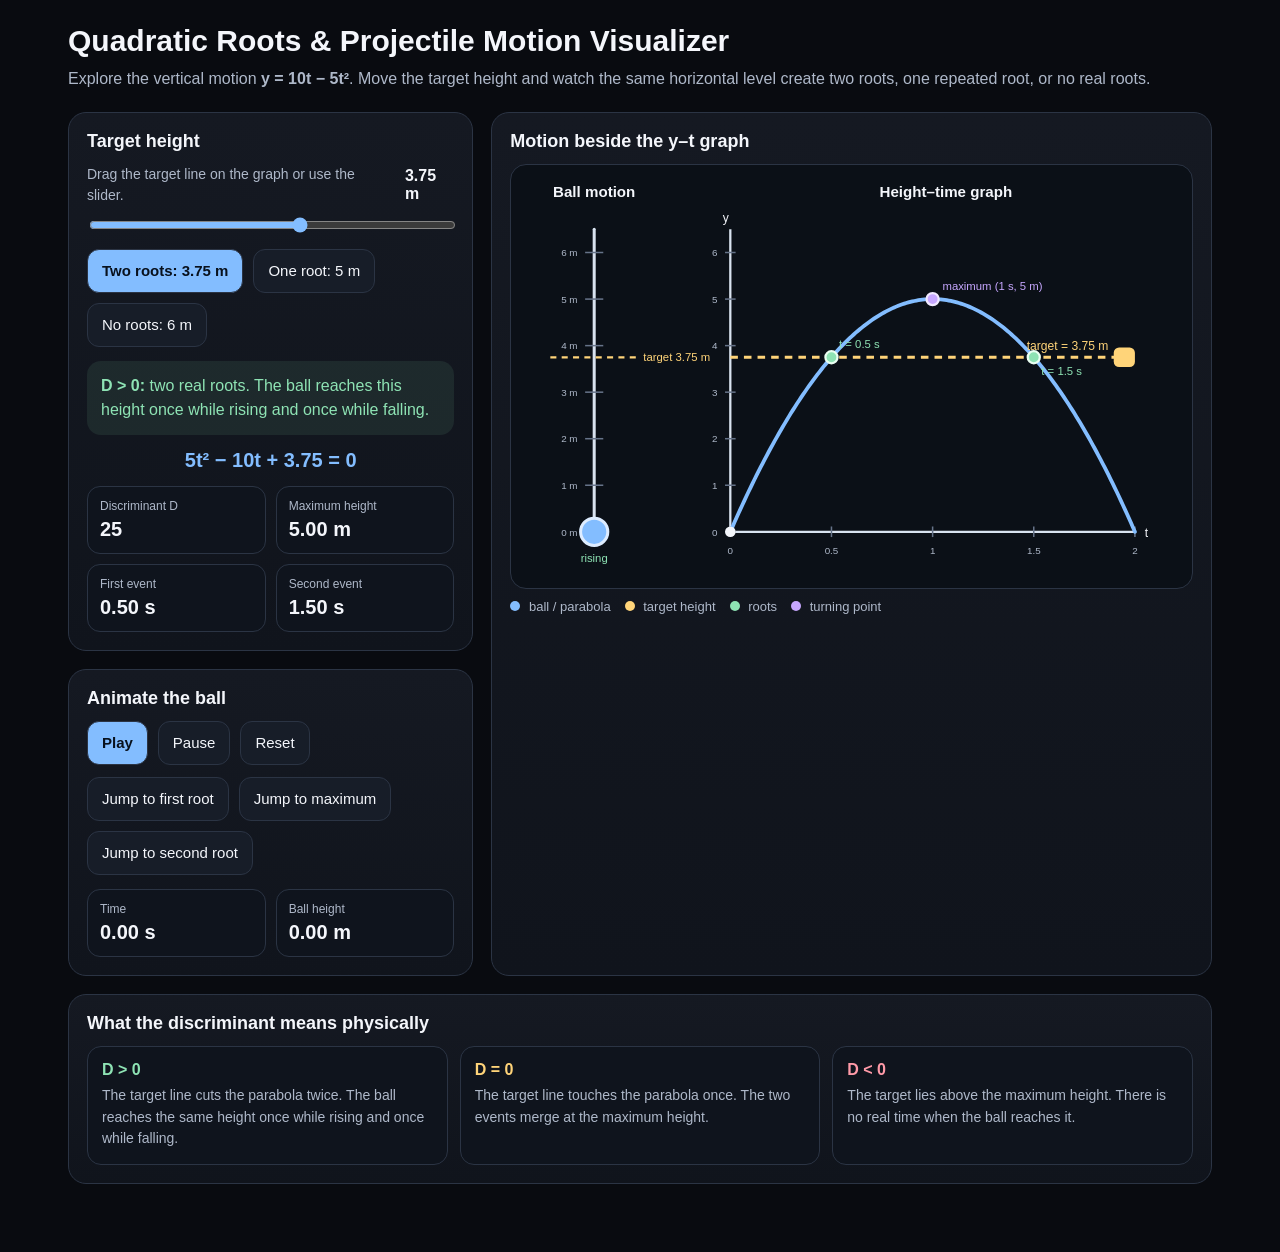
<file: index.html>
<!DOCTYPE html>
<html lang="en">
<head>
<meta charset="UTF-8">
<meta name="viewport" content="width=device-width, initial-scale=1.0">

<title>Quadratic Roots & Projectile Motion Visualizer</title>

<style>

:root {
  --bg: #090b10;
  --panel: #151922;
  --panel2: #10141c;
  --border: #2b3444;

  --text: #f4f6fb;
  --muted: #aeb8c9;

  --blue: #83bdff;
  --green: #8ee3b4;
  --red: #ff9aa8;
  --yellow: #ffd479;
  --purple: #c7a7ff;
}

* {
  box-sizing: border-box;
}

body {
  margin: 0;
  background: var(--bg);
  color: var(--text);

  font-family:
    -apple-system,
    BlinkMacSystemFont,
    "Segoe UI",
    Arial,
    sans-serif;
}

.page {
  max-width: 1180px;
  margin: auto;
  padding: 24px 18px 50px;
}

h1 {
  margin: 0 0 8px;
  font-size: 30px;
}

.subtitle {
  color: var(--muted);
  line-height: 1.6;
  margin-bottom: 20px;
}

.card {
  background:
    linear-gradient(
      180deg,
      var(--panel),
      var(--panel2)
    );

  border: 1px solid var(--border);
  border-radius: 18px;

  padding: 18px;
  margin-bottom: 18px;
}

.grid {
  display: grid;
  grid-template-columns: 0.72fr 1.28fr;
  gap: 18px;
}

.sectionTitle {
  font-weight: 700;
  font-size: 18px;
  margin-bottom: 12px;
}

.controls {
  display: flex;
  flex-wrap: wrap;
  gap: 10px;
}

button {
  background: #171d28;
  color: var(--text);

  border: 1px solid var(--border);

  border-radius: 12px;

  padding: 11px 14px;

  min-height: 44px;

  cursor: pointer;

  font-size: 15px;
}

button:hover {
  filter: brightness(1.08);
}

button.primary {
  background: var(--blue);
  color: #08111d;
  font-weight: 700;
}

button.active {
  background: var(--blue);
  color: #08111d;
  font-weight: 700;
}

button:disabled {
  opacity: 0.4;
  cursor: not-allowed;
}

.sliderRow {
  margin-top: 14px;
}

.sliderTop {
  display: flex;
  justify-content: space-between;
  gap: 12px;

  align-items: center;

  margin-bottom: 8px;
}

input[type="range"] {
  width: 100%;
  accent-color: var(--blue);
}

.status {
  border-radius: 14px;

  padding: 13px 14px;

  min-height: 58px;

  margin-top: 14px;

  line-height: 1.5;
}

.status.two {
  background: rgba(142, 227, 180, 0.09);
  color: var(--green);
}

.status.one {
  background: rgba(255, 212, 121, 0.09);
  color: var(--yellow);
}

.status.none {
  background: rgba(255, 154, 168, 0.09);
  color: var(--red);
}

.mathLine {
  margin-top: 14px;

  text-align: center;

  font-size: 20px;
  font-weight: 700;

  color: var(--blue);
}

.metricGrid {
  display: grid;

  grid-template-columns:
    repeat(2, minmax(0, 1fr));

  gap: 10px;

  margin-top: 14px;
}

.metric {
  background: #0f141d;

  border: 1px solid var(--border);

  border-radius: 13px;

  padding: 12px;
}

.metricLabel {
  color: var(--muted);
  font-size: 12px;
  margin-bottom: 5px;
}

.metricValue {
  font-size: 20px;
  font-weight: 750;
}

.small {
  color: var(--muted);
  font-size: 14px;
  line-height: 1.55;
}

.eventButtons {
  display: flex;
  flex-wrap: wrap;
  gap: 10px;

  margin-top: 12px;
}

svg {
  width: 100%;
  height: auto;

  display: block;

  background: #0b1017;

  border: 1px solid var(--border);
  border-radius: 16px;

  touch-action: pan-x pan-y;
}

.legend {
  display: flex;
  flex-wrap: wrap;

  gap: 14px;

  margin-top: 10px;

  color: var(--muted);
  font-size: 13px;
}

.dot {
  width: 10px;
  height: 10px;

  border-radius: 50%;

  display: inline-block;

  margin-right: 5px;
}

.explainGrid {
  display: grid;

  grid-template-columns:
    repeat(3, 1fr);

  gap: 12px;
}

.explainBox {
  background: #0f141d;

  border: 1px solid var(--border);

  border-radius: 14px;

  padding: 14px;
}

.explainBox strong {
  display: block;
  margin-bottom: 6px;
}

@media (max-width: 900px) {

  .grid {
    grid-template-columns: 1fr;
  }

  .explainGrid {
    grid-template-columns: 1fr;
  }
}

@media (max-width: 560px) {

  .page {
    padding: 16px 10px 36px;
  }

  h1 {
    font-size: 24px;
  }

  .metricGrid {
    grid-template-columns: 1fr;
  }

  .controls button,
  .eventButtons button {
    flex: 1 1 140px;
  }
}

</style>
</head>

<body>

<div class="page">

<h1>
Quadratic Roots & Projectile Motion Visualizer
</h1>

<div class="subtitle">

Explore the vertical motion

<strong>y = 10t − 5t²</strong>.

Move the target height and watch the same horizontal level create
two roots, one repeated root, or no real roots.

</div>


<div class="grid">

<!-- LEFT SIDE -->

<div>


<div class="card">

<div class="sectionTitle">
Target height
</div>

<div class="sliderTop">

<span class="small">
Drag the target line on the graph or use the slider.
</span>

<strong id="targetReadout">
3.75 m
</strong>

</div>


<input
id="heightSlider"
type="range"
min="0"
max="6.5"
step="0.05"
value="3.75"
/>


<div
class="controls"
style="margin-top: 12px;"
>

<button
type="button"
data-height="3.75"
class="active"
>
Two roots: 3.75 m
</button>

<button
type="button"
data-height="5"
>
One root: 5 m
</button>

<button
type="button"
data-height="6"
>
No roots: 6 m
</button>

</div>


<div
id="rootStatus"
class="status two">
</div>


<div
id="equationLine"
class="mathLine">
</div>


<div class="metricGrid">

<div class="metric">

<div class="metricLabel">
Discriminant D
</div>

<div
id="discValue"
class="metricValue">
25
</div>

</div>


<div class="metric">

<div class="metricLabel">
Maximum height
</div>

<div class="metricValue">
5.00 m
</div>

</div>


<div class="metric">

<div class="metricLabel">
First event
</div>

<div
id="root1Value"
class="metricValue">
0.50 s
</div>

</div>


<div class="metric">

<div class="metricLabel">
Second event
</div>

<div
id="root2Value"
class="metricValue">
1.50 s
</div>

</div>

</div>

</div>



<div class="card">

<div class="sectionTitle">
Animate the ball
</div>


<div class="controls">

<button
id="playBtn"
type="button"
class="primary"
>
Play
</button>

<button
id="pauseBtn"
type="button"
>
Pause
</button>

<button
id="resetBtn"
type="button"
>
Reset
</button>

</div>


<div class="eventButtons">

<button
id="jumpFirst"
type="button"
>
Jump to first root
</button>

<button
id="jumpVertex"
type="button"
>
Jump to maximum
</button>

<button
id="jumpSecond"
type="button"
>
Jump to second root
</button>

</div>


<div class="metricGrid">

<div class="metric">

<div class="metricLabel">
Time
</div>

<div
id="timeValue"
class="metricValue"
>
0.00 s
</div>

</div>


<div class="metric">

<div class="metricLabel">
Ball height
</div>

<div
id="ballHeightValue"
class="metricValue"
>
0.00 m
</div>

</div>

</div>

</div>


</div>


<!-- RIGHT SIDE -->

<div class="card">

<div class="sectionTitle">
Motion beside the y–t graph
</div>


<svg
id="viz"
viewBox="0 0 900 560"
aria-label="Projectile motion and height-time graph"
>

<!-- SECTION TITLES -->

<text
x="110"
y="42"
text-anchor="middle"
fill="#f4f6fb"
font-size="20"
font-weight="700"
>
Ball motion
</text>


<text
x="575"
y="42"
text-anchor="middle"
fill="#f4f6fb"
font-size="20"
font-weight="700"
>
Height–time graph
</text>



<!-- ======================
     BALL MOTION
====================== -->

<line
x1="110"
y1="485"
x2="110"
y2="85"
stroke="#d9e3f0"
stroke-width="4"
stroke-linecap="round"
/>


<g id="motionTicks"></g>


<line
id="physicalTarget"
x1="52"
y1="255"
x2="168"
y2="255"
stroke="#ffd479"
stroke-width="3"
stroke-dasharray="8 7"
/>


<text
id="physicalTargetLabel"
x="175"
y="260"
fill="#ffd479"
font-size="15"
>
target
</text>


<circle
id="ball"
cx="110"
cy="485"
r="18"
fill="#83bdff"
stroke="#ddecff"
stroke-width="4"
/>


<text
id="motionDirection"
x="110"
y="525"
text-anchor="middle"
fill="#8ee3b4"
font-size="15"
>
rising
</text>



<!-- ======================
     GRAPH AXES
====================== -->

<line
x1="290"
y1="485"
x2="825"
y2="485"
stroke="#d9e3f0"
stroke-width="3"
/>


<line
x1="290"
y1="485"
x2="290"
y2="85"
stroke="#d9e3f0"
stroke-width="3"
/>


<text
x="838"
y="492"
fill="#f4f6fb"
font-size="16"
>
t
</text>


<text
x="280"
y="76"
fill="#f4f6fb"
font-size="16"
>
y
</text>


<g id="graphTicks"></g>



<!-- PARABOLA -->

<path
id="parabola"
fill="none"
stroke="#83bdff"
stroke-width="5"
stroke-linecap="round"
/>



<!-- TARGET LINE -->

<g
id="targetGroup"
style="cursor: ns-resize;"
>

<line
id="targetLine"
x1="290"
y1="255"
x2="825"
y2="255"
stroke="#ffd479"
stroke-width="4"
stroke-dasharray="10 8"
/>


<rect
id="targetHandle"
x="797"
y="242"
width="28"
height="26"
rx="7"
fill="#ffd479"
/>


<text
id="targetGraphLabel"
x="790"
y="238"
text-anchor="end"
fill="#ffd479"
font-size="16"
>
target
</text>

</g>



<!-- ROOT DOTS -->

<circle
id="root1Dot"
r="8"
fill="#8ee3b4"
stroke="#eafff2"
stroke-width="3"
/>


<circle
id="root2Dot"
r="8"
fill="#8ee3b4"
stroke="#eafff2"
stroke-width="3"
/>


<text
id="root1Label"
fill="#8ee3b4"
font-size="15"
>
</text>


<text
id="root2Label"
fill="#8ee3b4"
font-size="15"
>
</text>



<!-- VERTEX -->

<circle
id="vertexDot"
r="8"
fill="#c7a7ff"
stroke="#f1e9ff"
stroke-width="3"
/>


<text
id="vertexLabel"
fill="#c7a7ff"
font-size="15"
>
maximum (1 s, 5 m)
</text>



<!-- MOVING POINT -->

<line
id="timeGuide"
stroke="#7f8ca2"
stroke-width="2"
stroke-dasharray="6 6"
/>


<circle
id="graphBall"
r="7"
fill="#f4f6fb"
/>

</svg>


<div class="legend">

<span>

<span
class="dot"
style="background: var(--blue);"
></span>

ball / parabola

</span>


<span>

<span
class="dot"
style="background: var(--yellow);"
></span>

target height

</span>


<span>

<span
class="dot"
style="background: var(--green);"
></span>

roots

</span>


<span>

<span
class="dot"
style="background: var(--purple);"
></span>

turning point

</span>

</div>

</div>

</div>



<div class="card">

<div class="sectionTitle">
What the discriminant means physically
</div>


<div class="explainGrid">


<div class="explainBox">

<strong
style="color: var(--green);"
>
D &gt; 0
</strong>

<div class="small">

The target line cuts the parabola twice.

The ball reaches the same height once while rising
and once while falling.

</div>

</div>



<div class="explainBox">

<strong
style="color: var(--yellow);"
>
D = 0
</strong>

<div class="small">

The target line touches the parabola once.

The two events merge at the maximum height.

</div>

</div>



<div class="explainBox">

<strong
style="color: var(--red);"
>
D &lt; 0
</strong>

<div class="small">

The target lies above the maximum height.

There is no real time when the ball reaches it.

</div>

</div>


</div>

</div>


</div>



<script>

(() => {


// ==========================
// ELEMENTS
// ==========================

const slider =
  document.getElementById("heightSlider");

const targetReadout =
  document.getElementById("targetReadout");

const rootStatus =
  document.getElementById("rootStatus");

const equationLine =
  document.getElementById("equationLine");

const discValue =
  document.getElementById("discValue");

const root1Value =
  document.getElementById("root1Value");

const root2Value =
  document.getElementById("root2Value");

const timeValue =
  document.getElementById("timeValue");

const ballHeightValue =
  document.getElementById("ballHeightValue");


const playBtn =
  document.getElementById("playBtn");

const pauseBtn =
  document.getElementById("pauseBtn");

const resetBtn =
  document.getElementById("resetBtn");

const jumpFirst =
  document.getElementById("jumpFirst");

const jumpVertex =
  document.getElementById("jumpVertex");

const jumpSecond =
  document.getElementById("jumpSecond");


const presetButtons =
  Array.from(
    document.querySelectorAll("[data-height]")
  );


const svg =
  document.getElementById("viz");


const ball =
  document.getElementById("ball");

const graphBall =
  document.getElementById("graphBall");

const timeGuide =
  document.getElementById("timeGuide");


const targetLine =
  document.getElementById("targetLine");

const targetHandle =
  document.getElementById("targetHandle");

const targetGroup =
  document.getElementById("targetGroup");

const targetGraphLabel =
  document.getElementById("targetGraphLabel");


const physicalTarget =
  document.getElementById("physicalTarget");

const physicalTargetLabel =
  document.getElementById("physicalTargetLabel");


const root1Dot =
  document.getElementById("root1Dot");

const root2Dot =
  document.getElementById("root2Dot");

const root1Label =
  document.getElementById("root1Label");

const root2Label =
  document.getElementById("root2Label");


const vertexDot =
  document.getElementById("vertexDot");

const vertexLabel =
  document.getElementById("vertexLabel");


const parabola =
  document.getElementById("parabola");

const motionDirection =
  document.getElementById("motionDirection");



// ==========================
// CONSTANTS
// ==========================

const GX0 = 290;
const GX1 = 825;

const GY0 = 485;
const GY1 = 85;

const TMAX = 2;
const YMAX = 6.5;

const MOTION_X = 110;

const MOTION_BOTTOM = 485;
const MOTION_TOP = 85;



// ==========================
// STATE
// ==========================

const state = {

  targetHeight: 3.75,

  time: 0,

  roots: [],

  running: false,

  previousTimestamp: null,

  dragging: false

};



// ==========================
// PHYSICS
// ==========================

function heightAt(t) {

  return 10 * t - 5 * t * t;

}


function velocityAt(t) {

  return 10 - 10 * t;

}



// ==========================
// GRAPH COORDINATES
// ==========================

function graphX(t) {

  return GX0 + (t / TMAX) * (GX1 - GX0);

}


function graphY(y) {

  return GY0 - (y / YMAX) * (GY0 - GY1);

}


function motionY(y) {

  return MOTION_BOTTOM
    - (y / YMAX)
    * (MOTION_BOTTOM - MOTION_TOP);

}


function clamp(value, minimum, maximum) {

  return Math.max(
    minimum,
    Math.min(maximum, value)
  );

}


function nice(value, digits = 2) {

  if (
    Math.abs(
      value - Math.round(value)
    ) < 0.000000001
  ) {

    return String(
      Math.round(value)
    );

  }

  return Number(
    value.toFixed(digits)
  ).toString();

}



// ==========================
// STATIC DRAWING
// ==========================

function buildStaticGraph() {

  const motionTicks =
    document.getElementById("motionTicks");

  const graphTicks =
    document.getElementById("graphTicks");


  motionTicks.innerHTML = "";
  graphTicks.innerHTML = "";


  // vertical physical scale

  for (
    let height = 0;
    height <= 6;
    height++
  ) {

    const y =
      motionY(height);


    motionTicks.insertAdjacentHTML(
      "beforeend",
      `
      <line
        x1="98"
        y1="${y}"
        x2="122"
        y2="${y}"
        stroke="#667389"
        stroke-width="2"
      />

      <text
        x="88"
        y="${y + 5}"
        text-anchor="end"
        fill="#aeb8c9"
        font-size="13"
      >
        ${height} m
      </text>
      `
    );

  }


  // time ticks

  [
    0,
    0.5,
    1,
    1.5,
    2
  ]
  .forEach(time => {

    const x =
      graphX(time);


    graphTicks.insertAdjacentHTML(
      "beforeend",
      `
      <line
        x1="${x}"
        y1="478"
        x2="${x}"
        y2="492"
        stroke="#667389"
        stroke-width="2"
      />

      <text
        x="${x}"
        y="515"
        text-anchor="middle"
        fill="#aeb8c9"
        font-size="13"
      >
        ${time}
      </text>
      `
    );

  });


  // graph height ticks

  for (
    let height = 0;
    height <= 6;
    height++
  ) {

    const y =
      graphY(height);


    graphTicks.insertAdjacentHTML(
      "beforeend",
      `
      <line
        x1="283"
        y1="${y}"
        x2="297"
        y2="${y}"
        stroke="#667389"
        stroke-width="2"
      />

      <text
        x="273"
        y="${y + 5}"
        text-anchor="end"
        fill="#aeb8c9"
        font-size="13"
      >
        ${height}
      </text>
      `
    );

  }


  // parabola

  let path = "";


  for (
    let i = 0;
    i <= 200;
    i++
  ) {

    const time =
      TMAX * i / 200;

    const height =
      heightAt(time);

    const x =
      graphX(time);

    const y =
      graphY(height);


    if (i === 0) {

      path =
        `M ${x} ${y}`;

    }

    else {

      path +=
        ` L ${x} ${y}`;

    }

  }


  parabola.setAttribute(
    "d",
    path
  );


  // vertex

  const vertexX =
    graphX(1);

  const vertexY =
    graphY(5);


  vertexDot.setAttribute(
    "cx",
    vertexX
  );

  vertexDot.setAttribute(
    "cy",
    vertexY
  );


  vertexLabel.setAttribute(
    "x",
    vertexX + 13
  );

  vertexLabel.setAttribute(
    "y",
    vertexY - 12
  );

}



// ==========================
// ROOTS
// ==========================

function calculateRoots() {

  /*
      10t - 5t² = h

      Rearrange:

      5t² - 10t + h = 0

      a = 5
      b = -10
      c = h

      D = b² - 4ac

      D = 100 - 20h
  */


  const discriminant =
    100
    - 20 * state.targetHeight;


  if (
    discriminant > 0.000000001
  ) {

    const rootDiscriminant =
      Math.sqrt(discriminant);


    const firstRoot =
      (10 - rootDiscriminant)
      / 10;


    const secondRoot =
      (10 + rootDiscriminant)
      / 10;


    state.roots = [
      firstRoot,
      secondRoot
    ];

  }


  else if (
    Math.abs(discriminant)
    <= 0.000000001
  ) {

    state.roots = [1];

  }


  else {

    state.roots = [];

  }


  return discriminant;

}



// ==========================
// TARGET HEIGHT VISUAL
// ==========================

function updateTargetLines() {

  const graphTargetY =
    graphY(
      state.targetHeight
    );


  targetLine.setAttribute(
    "y1",
    graphTargetY
  );

  targetLine.setAttribute(
    "y2",
    graphTargetY
  );


  targetHandle.setAttribute(
    "y",
    graphTargetY - 13
  );


  targetGraphLabel.setAttribute(
    "y",
    graphTargetY - 10
  );


  targetGraphLabel.textContent =
    `target = ${nice(state.targetHeight)} m`;


  const physicalY =
    motionY(
      state.targetHeight
    );


  physicalTarget.setAttribute(
    "y1",
    physicalY
  );

  physicalTarget.setAttribute(
    "y2",
    physicalY
  );


  physicalTargetLabel.setAttribute(
    "y",
    physicalY + 5
  );


  physicalTargetLabel.textContent =
    `target ${nice(state.targetHeight)} m`;

}



// ==========================
// ROOT MARKERS
// ==========================

function hideRoots() {

  root1Dot.style.display =
    "none";

  root2Dot.style.display =
    "none";

  root1Label.style.display =
    "none";

  root2Label.style.display =
    "none";

}


function showRoot(
  dot,
  label,
  time,
  lowerLabel = false
) {

  const x =
    graphX(time);

  const y =
    graphY(
      state.targetHeight
    );


  dot.style.display =
    "block";

  dot.setAttribute(
    "cx",
    x
  );

  dot.setAttribute(
    "cy",
    y
  );


  label.style.display =
    "block";

  label.setAttribute(
    "x",
    x + 10
  );


  label.setAttribute(
    "y",
    lowerLabel
      ? y + 24
      : y - 12
  );


  label.textContent =
    `t = ${nice(time)} s`;

}



// ==========================
// ROOT INFORMATION
// ==========================

function updateRootInformation() {

  hideRoots();


  const discriminant =
    calculateRoots();


  discValue.textContent =
    nice(discriminant);


  targetReadout.textContent =
    `${nice(state.targetHeight)} m`;


  equationLine.textContent =
    `5t² − 10t + ${nice(state.targetHeight)} = 0`;



  if (
    discriminant > 0.000000001
  ) {

    rootStatus.className =
      "status two";


    rootStatus.innerHTML =
      `
      <strong>D &gt; 0:</strong>

      two real roots.

      The ball reaches this height once while rising
      and once while falling.
      `;


    root1Value.textContent =
      `${state.roots[0].toFixed(2)} s`;


    root2Value.textContent =
      `${state.roots[1].toFixed(2)} s`;


    showRoot(
      root1Dot,
      root1Label,
      state.roots[0],
      false
    );


    showRoot(
      root2Dot,
      root2Label,
      state.roots[1],
      true
    );


    jumpFirst.disabled =
      false;

    jumpSecond.disabled =
      false;

  }


  else if (
    Math.abs(discriminant)
    <= 0.000000001
  ) {

    rootStatus.className =
      "status one";


    rootStatus.innerHTML =
      `
      <strong>D = 0:</strong>

      one repeated root.

      The target height is exactly the maximum height.
      `;


    root1Value.textContent =
      "1.00 s";


    root2Value.textContent =
      "same event";


    showRoot(
      root1Dot,
      root1Label,
      1,
      false
    );


    jumpFirst.disabled =
      false;

    jumpSecond.disabled =
      true;

  }


  else {

    rootStatus.className =
      "status none";


    rootStatus.innerHTML =
      `
      <strong>D &lt; 0:</strong>

      no real roots.

      The target lies above the maximum height,
      so the ball never reaches it.
      `;


    root1Value.textContent =
      "—";

    root2Value.textContent =
      "—";


    jumpFirst.disabled =
      true;

    jumpSecond.disabled =
      true;

  }

}



// ==========================
// MOVING BALL
// ==========================

function updateBall() {

  state.time =
    clamp(
      state.time,
      0,
      2
    );


  const height =
    Math.max(
      0,
      heightAt(state.time)
    );


  const physicalY =
    motionY(height);


  ball.setAttribute(
    "cx",
    MOTION_X
  );

  ball.setAttribute(
    "cy",
    physicalY
  );


  const gx =
    graphX(
      state.time
    );


  const gy =
    graphY(height);


  graphBall.setAttribute(
    "cx",
    gx
  );

  graphBall.setAttribute(
    "cy",
    gy
  );


  timeGuide.setAttribute(
    "x1",
    gx
  );

  timeGuide.setAttribute(
    "x2",
    gx
  );


  timeGuide.setAttribute(
    "y1",
    GY0
  );

  timeGuide.setAttribute(
    "y2",
    gy
  );


  timeValue.textContent =
    `${state.time.toFixed(2)} s`;


  ballHeightValue.textContent =
    `${height.toFixed(2)} m`;


  const velocity =
    velocityAt(
      state.time
    );


  if (
    Math.abs(velocity) < 0.05
  ) {

    motionDirection.textContent =
      "turning point";

    motionDirection.setAttribute(
      "fill",
      "#c7a7ff"
    );

  }


  else if (
    velocity > 0
  ) {

    motionDirection.textContent =
      "rising";

    motionDirection.setAttribute(
      "fill",
      "#8ee3b4"
    );

  }


  else {

    motionDirection.textContent =
      "falling";

    motionDirection.setAttribute(
      "fill",
      "#ffd479"
    );

  }

}



// ==========================
// MASTER UPDATE
// ==========================

function updateAll() {

  state.targetHeight =
    Number(
      slider.value
    );


  updateTargetLines();

  updateRootInformation();

  updateBall();


  presetButtons.forEach(
    button => {

      const presetHeight =
        Number(
          button.dataset.height
        );


      button.classList.toggle(
        "active",
        Math.abs(
          presetHeight
          - state.targetHeight
        ) < 0.001
      );

    }
  );

}



// ==========================
// ANIMATION
// ==========================

function stopAnimation() {

  state.running =
    false;

  state.previousTimestamp =
    null;

}


function animationFrame(timestamp) {

  if (
    !state.running
  ) {

    return;

  }


  if (
    state.previousTimestamp === null
  ) {

    state.previousTimestamp =
      timestamp;

  }


  const elapsedSeconds =
    (
      timestamp
      - state.previousTimestamp
    )
    / 1000;


  state.previousTimestamp =
    timestamp;


  state.time +=
    elapsedSeconds * 0.65;


  if (
    state.time >= 2
  ) {

    state.time = 2;

    stopAnimation();

  }


  updateBall();


  if (
    state.running
  ) {

    requestAnimationFrame(
      animationFrame
    );

  }

}



// ==========================
// BUTTON EVENTS
// ==========================

playBtn.addEventListener(
  "click",
  () => {

    if (
      state.time >= 2
    ) {

      state.time = 0;

    }


    if (
      !state.running
    ) {

      state.running =
        true;


      state.previousTimestamp =
        null;


      requestAnimationFrame(
        animationFrame
      );

    }

  }
);


pauseBtn.addEventListener(
  "click",
  () => {

    stopAnimation();

  }
);


resetBtn.addEventListener(
  "click",
  () => {

    stopAnimation();

    state.time = 0;

    updateBall();

  }
);



jumpFirst.addEventListener(
  "click",
  () => {

    stopAnimation();


    if (
      state.roots.length >= 1
    ) {

      state.time =
        state.roots[0];

      updateBall();

    }

  }
);



jumpVertex.addEventListener(
  "click",
  () => {

    stopAnimation();

    state.time = 1;

    updateBall();

  }
);



jumpSecond.addEventListener(
  "click",
  () => {

    stopAnimation();


    if (
      state.roots.length === 2
    ) {

      state.time =
        state.roots[1];

      updateBall();

    }

  }
);



// ==========================
// TARGET SLIDER
// ==========================

slider.addEventListener(
  "input",
  () => {

    stopAnimation();

    updateAll();

  }
);



// ==========================
// PRESETS
// ==========================

presetButtons.forEach(
  button => {

    button.addEventListener(
      "click",
      () => {

        stopAnimation();


        slider.value =
          button.dataset.height;


        updateAll();

      }
    );

  }
);



// ==========================
// DRAGGABLE TARGET LINE
// ==========================

function pointerHeight(event) {

  const rect =
    svg.getBoundingClientRect();


  const svgY =
    (
      event.clientY
      - rect.top
    )
    *
    (
      560
      / rect.height
    );


  const height =
    (
      GY0
      - svgY
    )
    /
    (
      GY0
      - GY1
    )
    *
    YMAX;


  return clamp(
    height,
    0,
    6.5
  );

}



targetGroup.addEventListener(
  "pointerdown",
  event => {

    state.dragging =
      true;


    stopAnimation();


    targetGroup.setPointerCapture(
      event.pointerId
    );


    slider.value =
      pointerHeight(event);


    updateAll();

  }
);



targetGroup.addEventListener(
  "pointermove",
  event => {

    if (
      !state.dragging
    ) {

      return;

    }


    slider.value =
      pointerHeight(event);


    updateAll();

  }
);



targetGroup.addEventListener(
  "pointerup",
  () => {

    state.dragging =
      false;

  }
);



targetGroup.addEventListener(
  "pointercancel",
  () => {

    state.dragging =
      false;

  }
);



// ==========================
// INITIALIZE
// ==========================

buildStaticGraph();

updateAll();

})();
</script>

</body>
</html>
</file>
